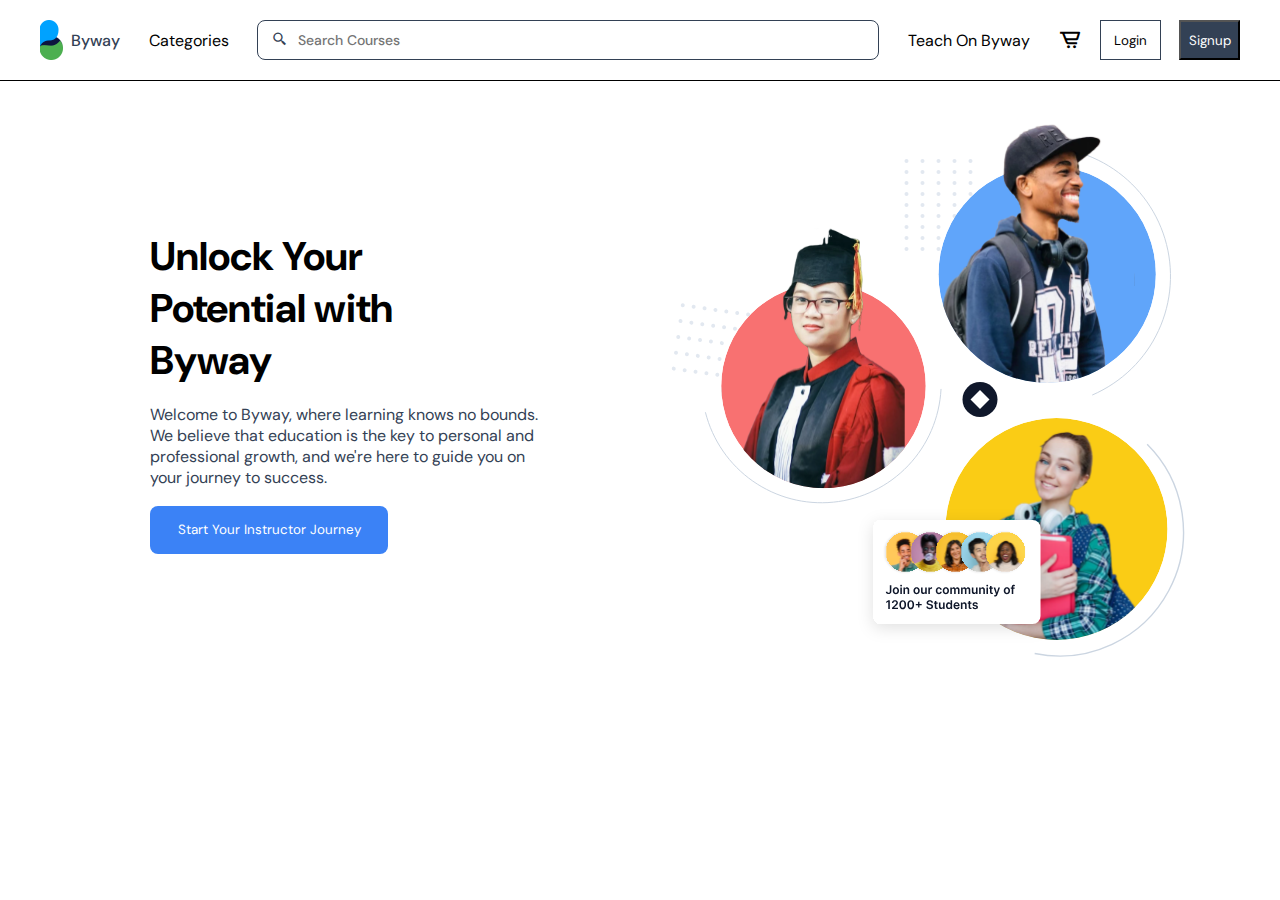
<file: index.html>
<!DOCTYPE html>
<html lang="en">
  <head>
    <meta charset="UTF-8" />
    <meta name="viewport" content="width=device-width, initial-scale=1.0" />
    <link rel="stylesheet" href="./byway.css" />
    <!-- Boxicons Link -->
    <link
      href="https://unpkg.com/boxicons@2.1.4/css/boxicons.min.css"
      rel="stylesheet"
    />
    <!-- Boxicons Link -->
    <title>Media Query</title>
  </head>
  <body>
    <header>
      <nav>
        <span>
          <img src="./images/logo.svg" alt="Byway Logo" />
          <h3>Byway</h3>
        </span>
        <li><a href="#">Categories</a></li>
        <div>
          <i class="bx bx-search-alt-2"></i>
          <input
            type="search"
            name="Search Courses"
            placeholder="Search Courses"
          />
        </div>
        <li><a href="#">Teach On Byway</a></li>
        <div>
          <i class="bx bx-cart-alt"></i>
          <button><a href="./login.html">Login</a></button>
          <button><a href="./signup.html">Signup</a></button>
        </div>

        <span id="toggle_menu">
          <i class="bx bx-menu"></i>
        </span>
      </nav>
    </header>
    <main>
      <section>
        <div>
          <h1>Unlock Your Potential with Byway</h1>
          <p>
            Welcome to Byway, where learning knows no bounds. We believe that
            education is the key to personal and professional growth, and we're
            here to guide you on your journey to success.
          </p>
          <button>Start Your Instructor Journey</button>
        </div>

        <div>
          <img src="./images/Group 469349.svg" alt="Scholors Graduating" />
        </div>
      </section>
    </main>
  </body>
</html>
</file>
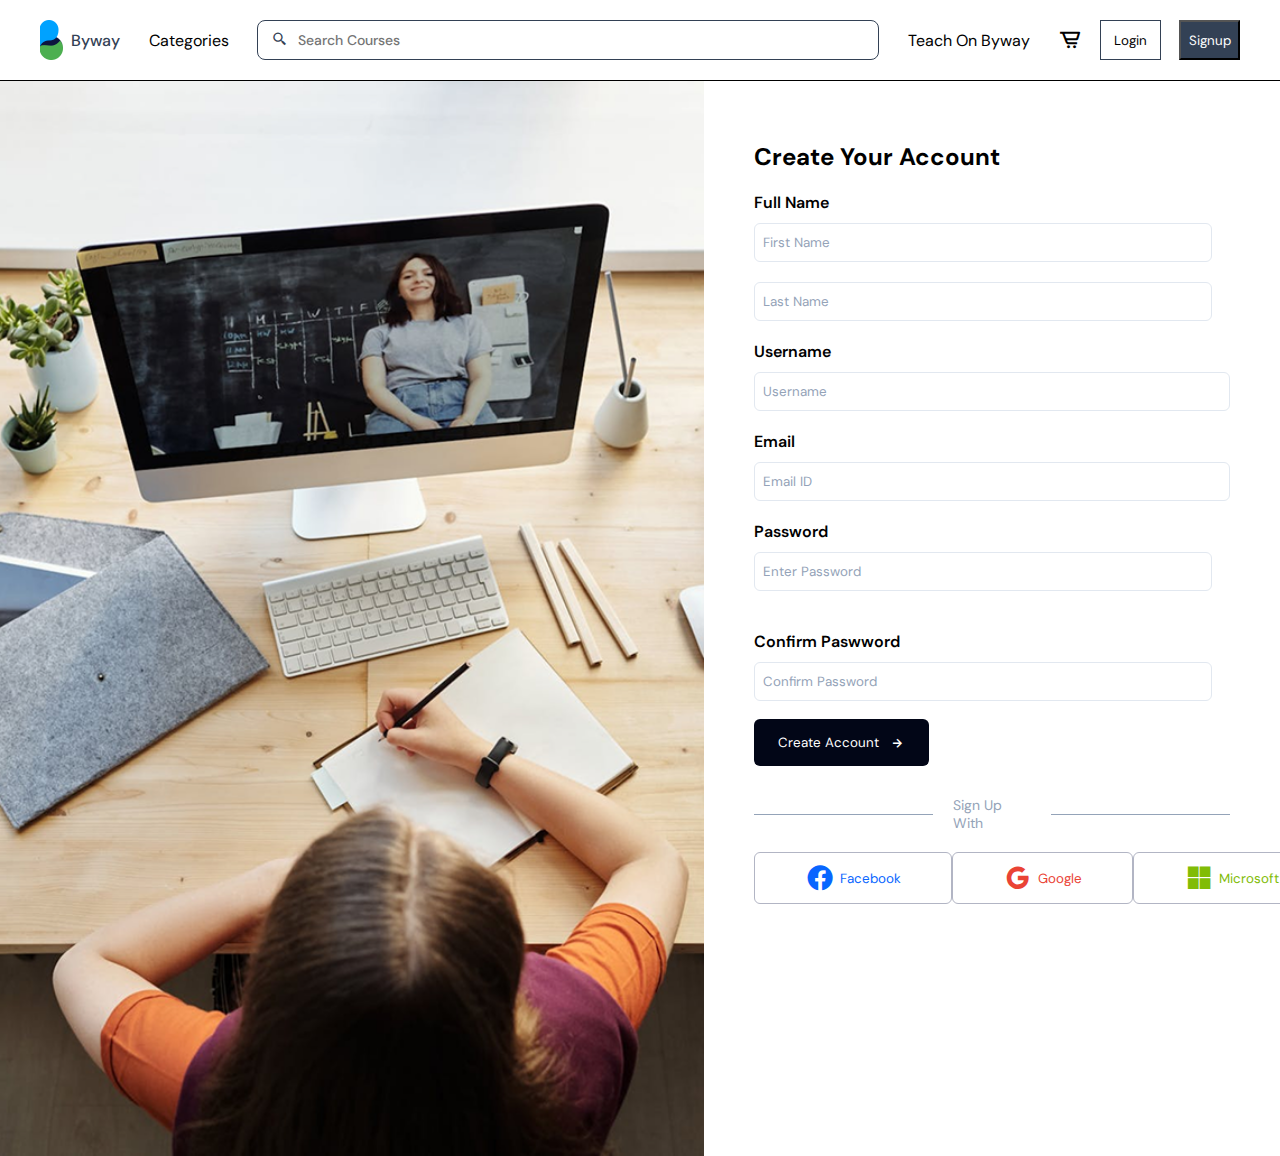
<file: signup.html>
<!DOCTYPE html>
<html lang="en">
  <head>
    <meta charset="UTF-8" />
    <meta name="viewport" content="width=device-width, initial-scale=1.0" />
    <!-- Boxicon -->
    <link
      href="https://unpkg.com/boxicons@2.1.4/css/boxicons.min.css"
      rel="stylesheet"
    />
    <link rel="stylesheet" href="./byway.css" />
    <title>sign up</title>
  </head>
  <body>
    <header>
      <nav>
        <span>
          <img src="./images/logo.svg" alt="Byway Logo" />
          <h3>Byway</h3>
        </span>
        <li><a href="#">Categories</a></li>
        <div>
          <i class="bx bx-search-alt-2"></i>
          <input
            type="search"
            name="Search Courses"
            placeholder="Search Courses"
          />
        </div>
        <li><a href="#">Teach On Byway</a></li>
        <div>
          <i class="bx bx-cart-alt"></i>
          <button><a href=""></a>Login</button>
          <button>Signup</button>
        </div>

        <span id="toggle_menu">
          <i class="bx bx-menu"></i>
        </span>
      </nav>
    </header>

    <section class="signup_section">
      <img src="./images/Frame 427319048.png" alt="" />
      <!-- Input Form -->
      <form>
        <h2>Create Your Account</h2>
        <label for="">Full Name</label>
        <div class="fullname_input">
          <input type="text" placeholder="First Name" />
          <input type="text" placeholder="Last Name" />
        </div>
        <label for="">Username</label>
        <input type="text" placeholder="Username" />
        <label for="">Email</label>
        <input type="email" name="" id="" placeholder="Email ID" />
        <div class="password_input">
          <div class="pwd_input">
            <label for="">Password</label>
            <input type="password" placeholder="Enter Password" />
          </div>
          <div class="pwd_input">
            <label for="">Confirm Paswword</label>
            <input type="password" placeholder="Confirm Password" />
          </div>
        </div>
        <div class="createacc_btn">
          <button>Create Account<i class="bx bx-right-arrow-alt"></i></button>
        </div>
        <div class="line_container">
            <span class="line"></span> 
            <span class="text">Sign Up With</span>
            <span class="line"></span>
        </div>
        <!-- social links -->
        <div class="social_links">
            <button class="fb_btn"><i class='bx bxl-facebook-circle'></i>Facebook</button>
            <button class="google_btn"><i class='bx bxl-google'></i>Google</button>
            <button class="micrsft_btn"><i class='bx bxl-microsoft'></i>Microsoft</button>
        </div>
      </form>
    </section>
  </body>
</html>
</file>
<file: byway.css>
@import url("https://fonts.googleapis.com/css2?family=DM+Sans:ital,opsz,wght@0,9..40,100..1000;1,9..40,100..1000&display=swap");

:root {
  --byway-blue: #3b82f6;
  --byway-p-text: #334155;
  --byway-black: #0f172a;
  --byway-nav-text: #334155;
}

* {
  padding: 0;
  margin: 0;
  font-family: "DM Sans", sans-serif;
}

body {
  scroll-behavior: smooth;
  box-sizing: border-box;
}

ul,
li {
  list-style: none;
}

a {
  text-decoration: none;
  color: inherit;
}

header {
  padding: 20px 2.5rem;
  border-bottom: 1px solid #000;
}

header nav {
  display: flex;
  align-items: center;
  justify-content: space-between;
}

header nav span {
  display: flex;
  align-items: center;
}

header nav span h3 {
  color: #334155;
  font-size: 16px;
  font-weight: 500;
}

header nav input {
  width: 622px;
  height: 40px;
  padding-left: 40px;
}

header nav input::placeholder {
  font-size: 14px;
  font-weight: 500;
}

header nav div:first-of-type {
  position: relative;
}

header nav div:first-of-type .bx-search-alt-2 {
  font-size: 16px;
  color: var(--byway-nav-text);
  position: absolute;
  top: 28%;
  left: 15px;
}

header nav div:first-of-type input {
  border: 1px solid var(--byway-nav-text);
  border-radius: 8px;
}

header nav div:first-of-type input:focus {
  outline: none;
}

header nav div:last-of-type {
  display: flex;
  align-items: center;
  justify-content: center;
  gap: 18px;
}

header nav div:last-of-type .bx-cart-alt {
  font-size: 24px;
}

header nav div:last-of-type button:first-of-type {
  width: 61px;
  height: 40px;
  background-color: transparent;
  border: 1px solid var(--byway-nav-text);
  transition: all 0.3s ease-in-out;
}

header nav div:last-of-type button:first-of-type:hover {
  background-color: var(--byway-nav-text);
  color: #fff;
  cursor: pointer;
}

header nav div:last-of-type button:last-of-type {
  width: 61px;
  height: 40px;
  color: #fff;
  background-color: var(--byway-nav-text);
  transition: all 0.3s ease-in-out;
}

header nav div:last-of-type button:last-of-type:hover {
  background-color: transparent;

  color: var(--byway-nav-text);
  cursor: pointer;
}

main section:first-of-type {
  display: grid;
  grid-template-columns: repeat(2, 1fr);
  place-items: center;
  place-content: center;
  padding: 40px 4rem;
}

main section:first-of-type div:first-of-type {
  width: 70%;
}

main section:first-of-type div:first-of-type h1 {
  margin-bottom: 18px;
  width: 90%;

  font-size: 40px;
  font-weight: bold;
}

main section:first-of-type div:first-of-type p {
  color: var(--byway-p-text);
  margin-bottom: 18px;
}

main section:first-of-type div:first-of-type button {
  width: 238px;
  height: 48px;
  background-color: var(--byway-blue);
  color: #fff;
  border: none;
  border-radius: 8px;
}

main section:first-of-type div:last-of-type img {
  width: 100%;
}

/* LOGIN IN PAGE */
.signin_section {
  display: grid;
  grid-template-columns: 50% 50%;
  display: flex;
}

.signin_section .img_div {
  /* width: 628px;
  height: 959px; */
  width: 100%;
}

.signin_section form {
  padding: 60px 50px;
  display: flex;
  flex-direction: column;
}

/* SIGN UP PAGE */
.signup_section {
  display: grid;
  grid-template-columns: 55% 45%;
}

.signup_section img {
  width: 100%;
}

.signup_section form {
  padding: 60px 50px;
  display: flex;
  flex-direction: column;
}

.signup_section form label {
  margin: 20px 0px 10px 0px;
  font-weight: 600;
}
.fullname_input,
.password_input {
  display: grid;
  grid-template-columns: 100%;
  gap: 20px;
  width: 96.2%;
}

.pwd_input {
  display: flex;
  flex-direction: column;
}

.signup_section form input {
  padding: 10px 8px;
  border: 1px solid #e2e8f0;
  border-radius: 6px;
}

.signup_section form input::placeholder {
  color: #94a3b8;
}

.signup_section .createacc_btn {
  position: inline-block;
}

.signup_section .createacc_btn button {
  color: #ffffff;
  position: relative;
  cursor: pointer;
  background-color: #020617;
  border-radius: 6px;
  padding: 15px 24px;
  border: none;
  margin-top: 18px;
  display: flex;
  justify-content: center;
  align-items: center;
}
.signup_section .createacc_btn i {
  margin-left: 10px;
  font-size: 16px;
}

.line_container {
  display: flex;
  align-items: center;
  margin-top: 30px;
}
.line {
  border-top: 1px solid #94a3b8;
  width: 39.5%;
  vertical-align: middle;
  display: inline-block;
}
.text {
  display: inline-block;
  vertical-align: middle;
  margin: 0 20px;
  font-size: 14px;
  color: #94a3b8;
}

.social_links {
  display: flex;
  justify-content: space-between;
}

.social_links button {
  padding: 10px 50px;
  border-radius: 6px;
  border: 1px solid #b2b5c4;
  background-color: transparent;
  display: flex;
  justify-content: center;
  align-items: center;
  gap: 5px;
  margin-top: 20px;
  cursor: pointer;
}
.social_links button i {
  font-size: 30px;
}

.social_links .fb_btn {
  color: #0866ff;
}

.social_links .google_btn {
  color: #ea4335;
}
.social_links .micrsft_btn {
  color: #81bc06;
}

#toggle_menu {
  display: none;
}

/* MEDIA QUERY */
@media (max-width: 700px) {
  ul,
  li {
    display: none;
  }
  header {
    padding: 20px 35px;
  }
  header nav div:first-of-type input {
    display: none;
  }
  header nav div:first-of-type .bx-search-alt-2 {
    display: none;
  }

  header nav div:last-of-type {
    display: none;
  }

  #toggle_menu {
    cursor: pointer;
    display: block;
  }

  #toggle_menu i {
    font-size: 40px;
  }

  main section:first-of-type {
    grid-template-columns: repeat(1, 1fr);

    padding: 40px 35px;
  }
  main section:first-of-type div:first-of-type h1 {
    width: 100%;
  }
  main section:first-of-type div:first-of-type {
    width: 100%;
  }
  main section:first-of-type div:last-of-type img {
    margin-top: 40px;
  }
  main section:first-of-type div:first-of-type button {
    width: 100%;
  }
  /* SIGN UP PAGE */
    .signup_section {
    display: grid;
    grid-template-columns: 100%;
    
}
}
/* @media (min-width: 701px) {
  body {
    background-color: blue;
  }
} */

@media (min-width: 701px) and (max-width: 1024px) {
  ul,
  li {
    display: none;
  }
  header {
    padding: 20px 4rem;
  }
  header nav div:first-of-type input {
    display: none;
  }
  header nav div:first-of-type .bx-search-alt-2 {
    display: none;
  }

  header nav div:last-of-type {
    display: none;
  }

  #toggle_menu {
    cursor: pointer;
    display: block;
  }

  #toggle_menu i {
    font-size: 40px;
  }

  main {
    margin-top: 10rem;
  }

  main section:first-of-type {
    grid-template-columns: repeat(1, 1fr);
    text-align: center;
    padding: 40px 8rem;
  }
  main section:first-of-type div:first-of-type h1 {
    width: 100%;
    text-align: center;
  }
  main section:first-of-type div:first-of-type {
    width: 100%;
  }
  main section:first-of-type div:last-of-type img {
    margin-top: 40px;
  }
  main section:first-of-type div:first-of-type button {
    margin-top: 2rem;
    width: 80%;
  }
}

@media (min-width: 1990px) {
  body {
    width: 60%;
    margin: auto;
}
/* MEDIA QUERY */

  }
/* SIGN UP MEDIA QUERY */

/* /* @media (min-width:414px ){ */
  

.signup_section img{
  width: 100%;
}
</file>
